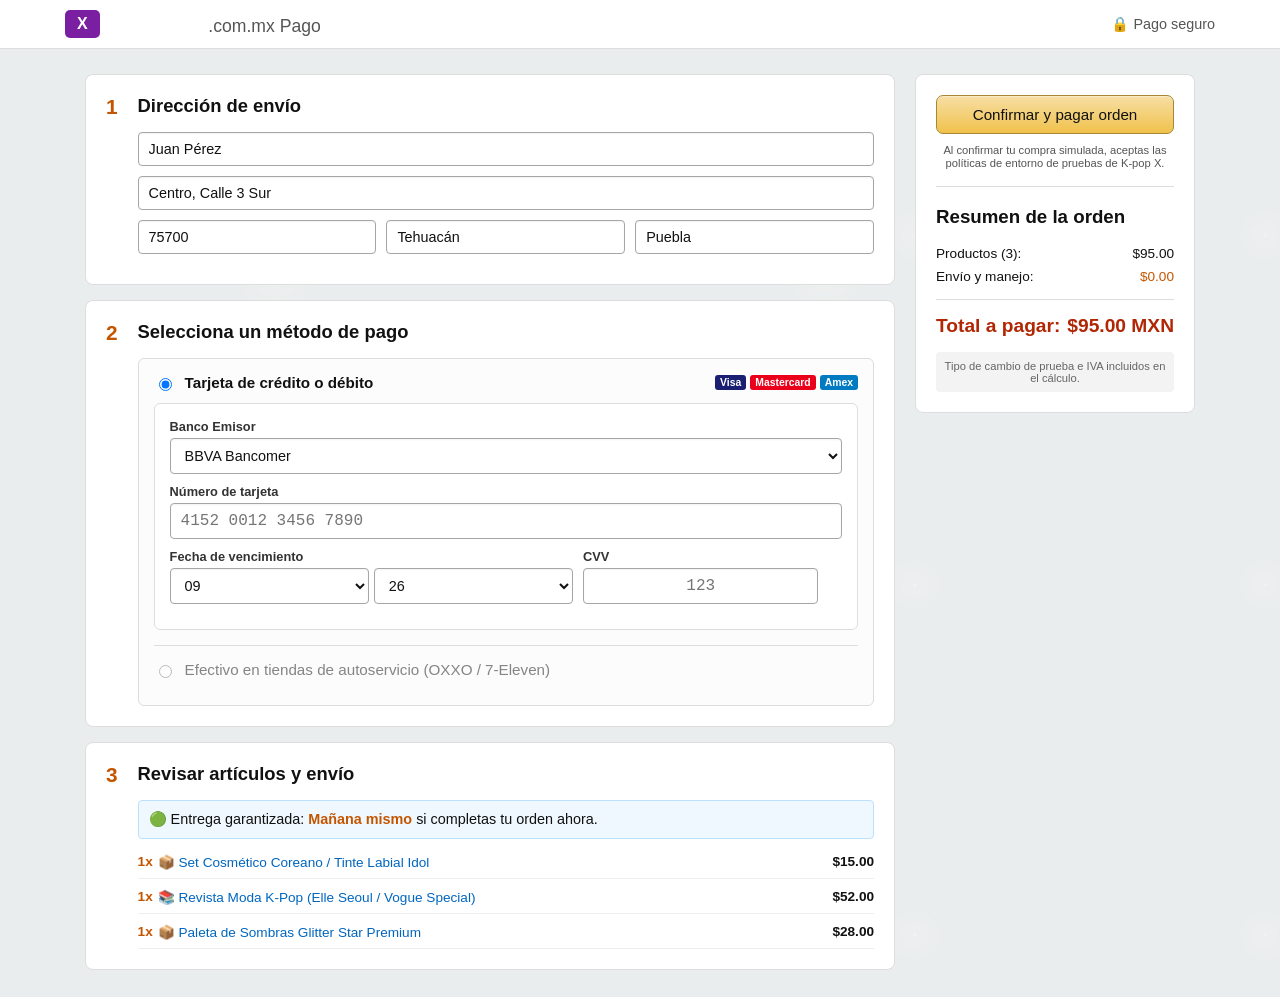
<file: carrito.html>
<!DOCTYPE html>
<html lang="es">
<head>
    <meta charset="UTF-8">
    <meta name="viewport" content="width=device-width, initial-scale=1.0">
    <title>Amazon Checkout Simulator - K-pop X</title>
    <link rel="stylesheet" href="css/estilo.css">
    <link rel="stylesheet" href="css/boton.css">
    <link rel="stylesheet" href="css/facebook.css">
    <link rel="stylesheet" href="css/instagram.css">
</head>
<body class="amazon-bg">

    <!-- Navbar de Control Simplificada (Estilo Checkout de Amazon) -->
    <nav class="amz-nav">
        <div class="amz-nav-container">
            <div class="logo-section">
                <div class="logo-x">X</div>
                <span class="brand-name">K-pop X <span class="checkout-badge">.com.mx Pago</span></span>
            </div>
            <div class="secure-lock">🔒 Pago seguro</div>
        </div>
    </nav>

    <!-- Contenedor Principal (Distribución Amazon: 2 Columnas) -->
    <div class="amz-checkout-layout">
        
        <!-- COLUMNA IZQUIERDA: PASOS DE COMPRA -->
        <div class="amz-main-column">
            
            <!-- PASO 1: DIRECCIÓN DE ENVÍO -->
            <div class="amz-step-card">
                <div class="step-number">1</div>
                <div class="step-content">
                    <h3>Dirección de envío</h3>
                    <div class="step-inputs">
                        <input type="text" placeholder="Nombre completo" value="Juan Pérez" class="amz-input" required>
                        <input type="text" placeholder="Calle y número, colonia" value="Centro, Calle 3 Sur" class="amz-input" required>
                        <div class="input-row">
                            <input type="text" placeholder="Código Postal" value="75700" class="amz-input">
                            <input type="text" placeholder="Ciudad" value="Tehuacán" class="amz-input" readonly>
                            <input type="text" placeholder="Estado" value="Puebla" class="amz-input" readonly>
                        </div>
                    </div>
                </div>
            </div>

            <!-- PASO 2: MÉTODO DE PAGO REALISTA -->
            <div class="amz-step-card">
                <div class="step-number">2</div>
                <div class="step-content">
                    <h3>Selecciona un método de pago</h3>
                    
                    <div class="payment-method-box">
                        <!-- Opción Tarjeta -->
                        <div class="payment-option">
                            <input type="radio" id="pay-card" name="payment-method" checked>
                            <label for="pay-card" class="payment-label">
                                <strong>Tarjeta de crédito o débito</strong>
                                <div class="card-icons">
                                    <span class="badge-visa">Visa</span>
                                    <span class="badge-master">Mastercard</span>
                                    <span class="badge-amex">Amex</span>
                                </div>
                            </label>
                        </div>

                        <!-- Campos dinámicos de la tarjeta -->
                        <div class="card-fields-container">
                            <div class="input-group">
                                <label class="field-title">Banco Emisor</label>
                                <select class="amz-select" required>
                                    <option value="bbva">BBVA Bancomer</option>
                                    <option value="banamex">Citibanamex</option>
                                    <option value="santander">Santander Serfín</option>
                                    <option value="kawaii">K-Pop Bank International</option>
                                </select>
                            </div>

                            <div class="input-group">
                                <label class="field-title">Número de tarjeta</label>
                                <input type="text" placeholder="4152 0012 3456 7890" class="amz-input font-mono" maxlength="19" required>
                            </div>

                            <div class="input-row">
                                <div class="input-group" style="width: 60%;">
                                    <label class="field-title">Fecha de vencimiento</label>
                                    <div class="expiry-inputs">
                                        <select class="amz-select short">
                                            <option>01</option><option>05</option><option selected>09</option><option>12</option>
                                        </select>
                                        <select class="amz-select short">
                                            <option>26</option><option>27</option><option>28</option><option>30</option>
                                        </select>
                                    </div>
                                </div>
                                <div class="input-group" style="width: 35%;">
                                    <label class="field-title">CVV</label>
                                    <input type="password" placeholder="123" class="amz-input font-mono text-center" maxlength="3" required>
                                </div>
                            </div>
                        </div>

                        <hr class="amz-divider">

                        <!-- Opción Efectivo / OXXO alternativa simulada -->
                        <div class="payment-option opt-disabled">
                            <input type="radio" id="pay-cash" name="payment-method">
                            <label for="pay-cash" class="payment-label">
                                <span>Efectivo en tiendas de autoservicio (OXXO / 7-Eleven)</span>
                            </label>
                        </div>
                    </div>
                </div>
            </div>

            <!-- PASO 3: REVISIÓN DE ARTÍCULOS (Une Productos y Revistas) -->
            <div class="amz-step-card">
                <div class="step-number">3</div>
                <div class="step-content">
                    <h3>Revisar artículos y envío</h3>
                    <div class="delivery-estimate-box">
                        🟢 Entrega garantizada: <strong style="color: #c45500;">Mañana mismo</strong> si completas tu orden ahora.
                    </div>
                    
                    <!-- Lista de control de inventario de tu negocio -->
                    <div class="review-items-list">
                        <div class="review-item-row">
                            <span class="item-qty">1x</span>
                            <span class="item-desc">📦 Set Cosmético Coreano / Tinte Labial Idol</span>
                            <span class="item-price">$15.00</span>
                        </div>
                        <div class="review-item-row">
                            <span class="item-qty">1x</span>
                            <span class="item-desc">📚 Revista Moda K-Pop (Elle Seoul / Vogue Special)</span>
                            <span class="item-price">$52.00</span>
                        </div>
                        <div class="review-item-row">
                            <span class="item-qty">1x</span>
                            <span class="item-desc">📦 Paleta de Sombras Glitter Star Premium</span>
                            <span class="item-price">$28.00</span>
                        </div>
                    </div>
                </div>
            </div>

        </div>

        <!-- COLUMNA DERECHA: CAJA RESUMEN FLOTANTE (COMPRAR ORIGINAL) -->
        <div class="amz-sidebar-column">
            <div class="amz-sticky-summary-card">
                
                <form action="#" method="POST">
                    <!-- Botón de Acción Principal de Amazon -->
                    <button type="submit" class="amz-primary-btn">Confirmar y pagar orden</button>
                    <p class="amz-disclaimer">Al confirmar tu compra simulada, aceptas las políticas de entorno de pruebas de K-pop X.</p>
                    
                    <hr class="amz-divider">
                    
                    <h3>Resumen de la orden</h3>
                    
                    <div class="summary-line">
                        <span>Productos (3):</span>
                        <span>$95.00</span>
                    </div>
                    <div class="summary-line">
                        <span>Envío y manejo:</span>
                        <span style="color: #c45500;">$0.00</span>
                    </div>
                    
                    <hr class="amz-divider">
                    
                    <div class="summary-line total-line">
                        <span>Total a pagar:</span>
                        <span>$95.00 MXN</span>
                    </div>

                    <div class="summary-footer-badge">
                        <span>Tipo de cambio de prueba e IVA incluidos en el cálculo.</span>
                    </div>
                </form>

            </div>
        </div>

    </div>

</body>
</html>
</file>
<file: css/estilo.css>
:root {
    --bg-night: #0a0015;
    --card-night: #1a0033;
    --purple-vibrant: #7b1fa2;
    --text-light: #e1bee7;
    --kawaii-pink: #ff80ab; /* Color acento kawaii */
    --white: #ffffff;
}

/* --- FONDO DE ESTRELLAS EN LAS ORILLAS (Sin Cambios) --- */
body {
    background-color: var(--bg-night);
    background-image: 
        radial-gradient(white, rgba(255,255,255,.2) 2px, transparent 40px),
        radial-gradient(white, rgba(255,255,255,.15) 1px, transparent 30px);
    background-size: 550px 550px, 350px 350px;
    background-position: 0 0, 40px 60px;
    margin: 0;
    padding: 0;
    font-family: 'Segoe UI', Roboto, sans-serif;
    color: var(--text-light);
}

/* El main-wrapper centra el contenido. SE HA HECHO MÁS ANCHO */
.main-wrapper {
    max-width: 1400px; /* Ancho aumentado */
    margin: 0 auto;
    background-color: var(--bg-night); /* Tapa las estrellas en el centro */
    box-shadow: 0 0 100px rgba(123, 31, 162, 0.4);
}

/* --- NAVEGACIÓN IZQUIERDA --- */
nav {
    background-color: #000;
    border-bottom: 2px solid var(--purple-vibrant);
    padding: 1rem 5%;
    position: sticky; top: 0; z-index: 1000;
}
.menu-container { display: flex; align-items: center; justify-content: flex-start; }
.logo-section { display: flex; align-items: center; gap: 10px; margin-right: 30px; }
.logo-x { background: var(--purple-vibrant); color: white; padding: 5px 12px; border-radius: 5px; font-weight: 900; }
.brand-name { font-weight: bold; font-size: 1.5rem; color: white; }

.nav-links { display: flex; list-style: none; gap: 20px; width: 60%; } /* Ancho para ChatBot */
.nav-links a { color: var(--text-light); text-decoration: none; font-size: 0.85rem; transition: 0.3s; white-space: nowrap;}
.nav-links a:hover { color: var(--kawaii-pink); text-shadow: 0 0 10px var(--kawaii-pink); }

/* Botón Hamburguesa */
.menu-checkbox { display: none; }
.menu-button { display: none; flex-direction: column; gap: 5px; cursor: pointer; }
.menu-button span { width: 25px; height: 3px; background: white; }

/* --- CARRUSEL CONTINUO (Imágenes Kawaii/Idol) --- */
.section-title { text-align: center; padding: 40px 0 20px; font-size: 2rem; color: white; text-transform: uppercase; letter-spacing: 2px; }
.infinite-carousel { background: #000; overflow: hidden; padding: 20px 0; border-top: 1px solid #333; }
.carousel-track { display: flex; width: calc(300px * 11); animation: scrollInfinite 35s linear infinite; }
.carousel-item { width: 280px; margin: 0 10px; flex-shrink: 0; position: relative; border-radius: 10px; overflow: hidden; }
.carousel-item img { width: 100%; height: 350px; object-fit: cover; opacity: 0.9; } /* Más opacidad para ver bien Kawaii */
.overlay-info { position: absolute; bottom: 0; background: rgba(0,0,0,0.8); color: white; width: 100%; padding: 10px; font-size: 0.8rem; text-align: center; }

@keyframes scrollInfinite { 0% { transform: translateX(0); } 100% { transform: translateX(calc(-300px * 10)); } }

/* --- NOSOTROS --- */
.nosotros-container { display: flex; padding: 60px 5%; gap: 40px; align-items: center; background: #0f001f; }
.video-side { flex: 1.3; }
.video-side iframe { width: 100%; aspect-ratio: 16/9; border-radius: 15px; border: 3px solid var(--purple-vibrant); box-shadow: 0 0 20px rgba(123, 31, 162, 0.5); }
.info-side { flex: 1; }
.info-side h2 { color: white; font-size: 2.2rem; margin-bottom: 20px; }
.info-side p { line-height: 1.7; font-size: 1rem; margin-bottom: 15px; color: var(--text-light); }

.divider { border: 0; height: 3px; background: white; margin: 20px 5%; border-radius: 10px; }

/* --- GRID 4 POR FILA --- */
.grid-layout {
    display: grid;
    grid-template-columns: repeat(4, 1fr);
    gap: 25px;
    padding: 20px 5% 60px;
}
.card {
    background: var(--card-night);
    border-radius: 15px;
    overflow: hidden;
    position: relative;
    border: 1px solid #331a4d;
    transition: 0.3s;
}
.card:hover { transform: scale(1.03); box-shadow: 0 0 25px rgba(255, 128, 171, 0.5); border-color: var(--kawaii-pink); }
.c-img { width: 100%; height: 220px; object-fit: cover; border-bottom: 2px solid var(--purple-vibrant); }
.c-body { padding: 15px; }
.c-body h3 { font-size: 1.1rem; color: white; margin-bottom: 10px; }
.c-body p { font-size: 0.85rem; line-height: 1.4; color: #b39ddb; margin-bottom: 15px; }
.price { font-weight: bold; color: var(--white); font-size: 1.3rem; }
.fav { position: absolute; top: 15px; right: 15px; color: var(--kawaii-pink); font-size: 1.5rem; cursor: pointer; transition: 0.3s; }
.fav:hover { color: #ff4081; transform: scale(1.2); }

/* --- FOOTER CON MAPA --- */
footer { background: #000; padding: 40px 5%; border-top: 2px solid var(--purple-vibrant); }
.footer-container { display: flex; justify-content: space-between; align-items: center; gap: 30px; }
.footer-info { flex: 1; text-align: left; color: var(--text-light); }
.footer-info p { margin-bottom: 10px; font-size: 0.9rem; }

.footer-map { flex: 1; max-width: 400px; height: 150px; background: var(--card-night); border-radius: 10px; border: 2px solid var(--purple-vibrant); overflow: hidden; display: flex; align-items: center; justify-content: center; }
.map-placeholder { text-align: center; color: var(--text-light); }
.map-placeholder p:first-child { font-weight: bold; color: white; font-size: 1.1rem; margin-bottom: 5px; }
.map-placeholder p { font-size: 0.8rem; margin: 0; }

/* --- RESPONSIVO --- */
@media (max-width: 1024px) {
    .grid-layout { grid-template-columns: repeat(2, 1fr); }
    .footer-container { flex-direction: column; text-align: center; }
    .footer-info { text-align: center; }
    .footer-map { max-width: 100%; width: 100%; }
}
@media (max-width: 768px) {
    .menu-button { display: flex; flex-direction: column; gap: 5px; cursor: pointer; margin-left: auto; }
    .menu-button span { width: 25px; height: 3px; background: white; }
    .nav-links {
        display: none; flex-direction: column; position: absolute;
        top: 60px; left: 0; width: 100%; background: #000; padding: 20px;
    }
    .menu-checkbox:checked ~ .nav-links { display: flex; }
    .grid-layout { grid-template-columns: 1fr; }
    .nosotros-container { flex-direction: column; }
    .main-wrapper { margin: 0; width: 100%; }
    .carousel-item { width: 250px; }
    .carousel-item img { height: 250px; }
}

/* ==========================================
   ESTILOS BASE DE LA PÁGINA PRINCIPAL (OSCURA)
   ========================================== */
body {
    background-color: #0b001a;
    background-image: 
        radial-gradient(white, rgba(255,255,255,.2) 2px, transparent 40px),
        radial-gradient(white, rgba(255,255,255,.15) 1px, transparent 30px);
    background-size: 550px 550px, 350px 350px;
    background-position: 0 0, 40px 60px;
    color: #ffffff;
    font-family: 'Poppins', sans-serif;
    margin: 0;
}

/* Botón de Menú de Ventana */
.menu-window-btn {
    background: #4a00e0;
    color: white;
    padding: 8px 16px;
    text-decoration: none;
    border-radius: 20px;
    font-weight: bold;
    font-size: 14px;
    transition: 0.3s;
}
.menu-window-btn:hover {
    background: #8e2de2;
    box-shadow: 0 0 10px #8e2de2;
}

/* ==========================================
   ESTILOS PARA LAS NUEVAS VENTANAS INDEPENDIENTES
   ========================================== */
.light-window {
    background: #fdf8ff; /* Fondo claro Kawaii */
    color: #333333;
    padding: 20px;
}

.sub-container {
    max-width: 1200px;
    margin: 0 auto;
}

.window-header {
    text-align: center;
    padding: 20px 0;
    border-bottom: 3px dashed #b39ddb;
    margin-bottom: 30px;
}

.window-header h1 {
    color: #4a00e0;
    margin: 0;
}

/* Rejilla exacta de 4 columnas */
.grid-4-columns {
    display: grid;
    grid-template-columns: repeat(4, 1fr);
    gap: 20px;
}

/* Forzar tarjetas claras en ventanas limpias */
.light-window .card {
    background: white;
    border: 2px solid #e1bee7;
    border-radius: 12px;
    overflow: hidden;
    color: #333;
    box-shadow: 0 4px 6px rgba(0,0,0,0.05);
}

.light-window .card h3 {
    color: #6a1b9a;
    margin: 10px 0 5px 0;
}

.light-window .price {
    color: #e91e63;
    font-weight: bold;
    font-size: 18px;
}

/* Estilos de la ventana de Carrito de compras */
.checkout-container {
    max-width: 500px;
    margin: 40px auto;
    background: white;
    padding: 30px;
    border-radius: 16px;
    border: 2px solid #b39ddb;
    box-shadow: 0 10px 25px rgba(106, 27, 154, 0.1);
}

.cart-summary {
    background: #f3e5f5;
    padding: 15px;
    border-radius: 8px;
    margin-bottom: 20px;
}

.payment-form h3 {
    border-bottom: 2px solid #e1bee7;
    padding-bottom: 5px;
    color: #4a00e0;
}

.payment-form label {
    display: block;
    margin: 10px 0 5px;
    font-size: 14px;
    font-weight: bold;
}

.payment-form input {
    width: 100%;
    padding: 10px;
    border: 1px solid #ce93d8;
    border-radius: 6px;
    box-sizing: border-box;
}

.form-row {
    display: grid;
    grid-template-columns: 1fr 1fr;
    gap: 10px;
}

.pay-btn {
    width: 100%;
    background: #6a1b9a;
    color: white;
    border: none;
    padding: 14px;
    font-weight: bold;
    border-radius: 8px;
    margin-top: 20px;
    cursor: pointer;
    transition: 0.3s;
}

.pay-btn:hover {
    background: #4a00e0;
}

/* Ventana de Menú Dedicada */
.menu-window-body {
    background: #1a0033;
    display: flex;
    justify-content: center;
    align-items: center;
    height: 100vh;
}

.menu-window-content {
    background: white;
    padding: 40px;
    border-radius: 20px;
    text-align: center;
    border: 4px solid #8e2de2;
    box-shadow: 0 0 30px rgba(142, 45, 226, 0.5);
}

.menu-window-content h2 {
    color: #333;
    margin-bottom: 30px;
}

.menu-window-content ul {
    list-style: none;
    padding: 0;
}

.menu-window-content li {
    margin: 15px 0;
}

.menu-window-content a {
    color: #4a00e0;
    text-decoration: none;
    font-size: 20px;
    font-weight: bold;
    transition: 0.2s;
}

.menu-window-content a:hover {
    color: #e91e63;
}






/* ==========================================================================
   SISTEMA DE CARRITO Y PAGOS SIN JAVASCRIPT
   ========================================================================== */

/* Esconder Checkboxes */
.cart-tracker, .modal-checkbox {
    display: none;
}

/* Botón "Añadir" en las Tarjetas */
.buy-btn {
    display: inline-block;
    background: #7b1fa2; /* Morado neón */
    color: #fff;
    padding: 6px 14px;
    border-radius: 20px;
    font-size: 0.8rem;
    cursor: pointer;
    margin-top: 10px;
    font-weight: bold;
    transition: 0.3s ease;
}
.buy-btn:hover {
    background: #ff4081; /* Rosa Kawaii */
    box-shadow: 0 0 10px #ff4081;
}

/* Enlace del carrito en el menú superior */
.nav-cart-btn {
    color: #fff;
    font-size: 0.9rem;
    cursor: pointer;
    transition: 0.3s;
}
.nav-cart-btn:hover {
    color: #ff4081;
    text-shadow: 0 0 8px #ff4081;
}

/* Fondos y Estructuras de las Ventanas Modales */
.cart-overlay, .checkout-overlay {
    position: fixed;
    top: 0; left: 0; width: 100%; height: 100%;
    background: rgba(10, 0, 21, 0.9);
    backdrop-filter: blur(8px);
    z-index: 5000;
    display: flex;
    align-items: center;
    justify-content: center;
    opacity: 0;
    pointer-events: none;
    transition: opacity 0.3s ease;
}

.cart-window, .checkout-success-window {
    background: #1a0933; /* Fondo oscuro Midnight */
    border: 2px solid #ff4081;
    border-radius: 20px;
    padding: 30px;
    width: 90%;
    max-width: 480px;
    color: #fff;
    position: relative;
    box-shadow: 0 0 30px rgba(255, 64, 129, 0.3);
}

.cart-window h2, .checkout-success-window h2 {
    margin-top: 0;
    text-align: center;
    font-size: 1.5rem;
}

.cart-subtitle {
    text-align: center;
    font-size: 0.8rem;
    color: #b39ddb;
    margin-bottom: 20px;
}

/* Botón de Cierre (X) */
.modal-close-btn {
    position: absolute;
    top: 15px;
    right: 20px;
    font-size: 2rem;
    color: #fff;
    cursor: pointer;
    transition: 0.2s;
}
.modal-close-btn:hover { color: #ff4081; }

/* Lista de Elementos en el Carrito */
.cart-item {
    display: none; /* Ocultos por defecto */
    justify-content: space-between;
    padding: 10px 0;
    border-bottom: 1px dashed #4a148c;
    font-size: 0.95rem;
}

.cart-empty-message {
    text-align: center;
    color: #b39ddb;
    padding: 20px 0;
    font-style: italic;
}

.cart-hr {
    border: none;
    border-top: 1px solid #ff4081;
    margin: 20px 0;
}

/* Botón para abrir Ventana de Éxito */
.checkout-btn {
    display: block;
    background: #00e676; /* Verde de éxito */
    color: #000;
    text-align: center;
    padding: 12px;
    border-radius: 10px;
    font-weight: bold;
    cursor: pointer;
    box-shadow: 0 0 15px #00e676;
    transition: 0.3s;
}
.checkout-btn:hover { background: #fff; box-shadow: 0 0 25px #fff; }

/* ==========================================================================
   LÓGICA CSS INTERACTIVA (La magia de los hermanos generalizados ~)
   ========================================================================== */

/* 1. Mostrar la Ventana del Carrito al hacer clic en el menú */
#cart-modal-toggle:checked ~ .cart-overlay {
    opacity: 1;
    pointer-events: auto;
}

/* 2. Mostrar cada elemento si su checkbox respectivo fue activado */
#add-p1:checked ~ .cart-overlay .item-1 { display: flex; }
#add-p2:checked ~ .cart-overlay .item-2 { display: flex; }
#add-p3:checked ~ .cart-overlay .item-3 { display: flex; }
#add-p4:checked ~ .cart-overlay .item-4 { display: flex; }
#add-p5:checked ~ .cart-overlay .item-5 { display: flex; }
#add-p6:checked ~ .cart-overlay .item-6 { display: flex; }
#add-p7:checked ~ .cart-overlay .item-7 { display: flex; }
#add-p8:checked ~ .cart-overlay .item-8 { display: flex; }
#add-p9:checked ~ .cart-overlay .item-9 { display: flex; }
#add-p10:checked ~ .cart-overlay .item-10 { display: flex; }
#add-p11:checked ~ .cart-overlay .item-11 { display: flex; }
#add-p12:checked ~ .cart-overlay .item-12 { display: flex; }
#add-p13:checked ~ .cart-overlay .item-13 { display: flex; }
#add-p14:checked ~ .cart-overlay .item-14 { display: flex; }
#add-p15:checked ~ .cart-overlay .item-15 { display: flex; }
#add-p16:checked ~ .cart-overlay .item-16 { display: flex; }

/* 3. Esconder el aviso de carrito vacío si se activa AL MENOS un producto */
#add-p1:checked ~ .cart-overlay .cart-empty-message,
#add-p2:checked ~ .cart-overlay .cart-empty-message,
#add-p3:checked ~ .cart-overlay .cart-empty-message,
#add-p4:checked ~ .cart-overlay .cart-empty-message,
#add-p5:checked ~ .cart-overlay .cart-empty-message,
#add-p6:checked ~ .cart-overlay .cart-empty-message,
#add-p7:checked ~ .cart-overlay .cart-empty-message,
#add-p8:checked ~ .cart-overlay .cart-empty-message,
#add-p9:checked ~ .cart-overlay .cart-empty-message,
#add-p10:checked ~ .cart-overlay .cart-empty-message,
#add-p11:checked ~ .cart-overlay .cart-empty-message,
#add-p12:checked ~ .cart-overlay .cart-empty-message,
#add-p13:checked ~ .cart-overlay .cart-empty-message,
#add-p14:checked ~ .cart-overlay .cart-empty-message,
#add-p15:checked ~ .cart-overlay .cart-empty-message,
#add-p16:checked ~ .cart-overlay .cart-empty-message {
    display: none;
}

/* 4. Mostrar Ventana de Pago Exitoso */
#checkout-toggle:checked ~ .checkout-overlay {
    opacity: 1;
    pointer-events: auto;
}










/* ==========================================================================
   ENLACE INTERACTIVO ESPECÍFICO PARA LAS 16 REVISTAS (~ SELECCIÓN CON CSS)
   ========================================================================== */

#add-m1:checked ~ .cart-overlay .item-1 { display: flex; }
#add-m2:checked ~ .cart-overlay .item-2 { display: flex; }
#add-m3:checked ~ .cart-overlay .item-3 { display: flex; }
#add-m4:checked ~ .cart-overlay .item-4 { display: flex; }
#add-m5:checked ~ .cart-overlay .item-5 { display: flex; }
#add-m6:checked ~ .cart-overlay .item-6 { display: flex; }
#add-m7:checked ~ .cart-overlay .item-7 { display: flex; }
#add-m8:checked ~ .cart-overlay .item-8 { display: flex; }
#add-m9:checked ~ .cart-overlay .item-9 { display: flex; }
#add-m10:checked ~ .cart-overlay .item-10 { display: flex; }
#add-m11:checked ~ .cart-overlay .item-11 { display: flex; }
#add-m12:checked ~ .cart-overlay .item-12 { display: flex; }
#add-m13:checked ~ .cart-overlay .item-13 { display: flex; }
#add-m14:checked ~ .cart-overlay .item-14 { display: flex; }
#add-m15:checked ~ .cart-overlay .item-15 { display: flex; }
#add-m16:checked ~ .cart-overlay .item-16 { display: flex; }

/* Ocultar el aviso de carrito vacío si al menos una revista fue seleccionada */
#add-m1:checked ~ .cart-overlay .cart-empty-message,
#add-m2:checked ~ .cart-overlay .cart-empty-message,
#add-m3:checked ~ .cart-overlay .cart-empty-message,
#add-m4:checked ~ .cart-overlay .cart-empty-message,
#add-m5:checked ~ .cart-overlay .cart-empty-message,
#add-m6:checked ~ .cart-overlay .cart-empty-message,
#add-m7:checked ~ .cart-overlay .cart-empty-message,
#add-m8:checked ~ .cart-overlay .cart-empty-message,
#add-m9:checked ~ .cart-overlay .cart-empty-message,
#add-m10:checked ~ .cart-overlay .cart-empty-message,
#add-m11:checked ~ .cart-overlay .cart-empty-message,
#add-m12:checked ~ .cart-overlay .cart-empty-message,
#add-m13:checked ~ .cart-overlay .cart-empty-message,
#add-m14:checked ~ .cart-overlay .cart-empty-message,
#add-m15:checked ~ .cart-overlay .cart-empty-message,
#add-m16:checked ~ .cart-overlay .cart-empty-message {
    display: none;
}













/* ==========================================================================
   INTERFAZ PROFESIONAL DE PAGO - ESTILO AMAZON CHECKOUT
   ========================================================================== */

.amazon-bg {
    background-color: #eaeded !important;
    font-family: "Segoe UI", Arial, sans-serif;
    color: #111;
    margin: 0;
    padding: 0;
}

/* Navbar Minimalista */
.amz-nav {
    background: #fff;
    border-bottom: 1px solid #ddd;
    padding: 10px 0;
}

.amz-nav-container {
    max-width: 1150px;
    margin: 0 auto;
    display: flex;
    justify-content: space-between;
    align-items: center;
    padding: 0 20px;
}

.checkout-badge {
    font-size: 1.1rem;
    color: #555;
    font-weight: normal;
}

.secure-lock {
    color: #555;
    font-size: 0.9rem;
}

/* Layout en Dos Columnas */
.amz-checkout-layout {
    max-width: 1150px;
    margin: 25px auto;
    display: flex;
    gap: 20px;
    padding: 0 20px;
    box-sizing: border-box;
}

.amz-main-column {
    flex: 3;
    display: flex;
    flex-direction: column;
    gap: 15px;
}

.amz-sidebar-column {
    flex: 1;
    min-width: 290px;
}

/* Tarjetas de Pasos */
.amz-step-card {
    background: #fff;
    border-radius: 8px;
    padding: 20px;
    border: 1px solid #ddd;
    display: flex;
    gap: 20px;
}

.step-number {
    font-size: 1.3rem;
    font-weight: bold;
    color: #c45500;
}

.step-content {
    width: 100%;
}

.step-content h3 {
    margin: 0 0 15px 0;
    font-size: 1.15rem;
    color: #111;
}

/* Campos de entrada Amazon */
.amz-input, .amz-select {
    width: 100%;
    padding: 8px 10px;
    border: 1px solid #a6a6a6;
    border-radius: 4px;
    background: #fff;
    color: #111;
    font-size: 0.9rem;
    margin-bottom: 10px;
    box-sizing: border-box;
    box-shadow: 0 1px 2px rgba(0,0,0,0.05) inset;
}

.amz-input:focus, .amz-select:focus {
    outline: none;
    border-color: #e77600;
    box-shadow: 0 0 3px rgba(231, 118, 0, 0.5);
}

.input-row {
    display: flex;
    gap: 10px;
}

/* Métodos de Pago y Tarjeta Realista */
.payment-method-box {
    border: 1px solid #ddd;
    border-radius: 6px;
    padding: 15px;
    background: #fcfcfc;
}

.payment-option {
    display: flex;
    align-items: center;
    gap: 10px;
    margin-bottom: 12px;
}

.payment-label {
    display: flex;
    justify-content: space-between;
    width: 100%;
    align-items: center;
    cursor: pointer;
    font-size: 0.95rem;
}

.card-icons {
    display: flex;
    gap: 4px;
}

.card-icons span {
    font-size: 0.65rem;
    font-weight: bold;
    padding: 2px 5px;
    border-radius: 3px;
    color: #fff;
}
.badge-visa { background: #1a1f71; }
.badge-master { background: #ea001b; }
.badge-amex { background: #007bc1; }

.card-fields-container {
    background: #fff;
    border: 1px solid #ddd;
    padding: 15px;
    border-radius: 6px;
    margin-top: 10px;
}

.field-title {
    display: block;
    font-size: 0.8rem;
    font-weight: bold;
    margin-bottom: 4px;
    color: #333;
}

.expiry-inputs {
    display: flex;
    gap: 5px;
}

/* Desglose de Artículos del Paso 3 */
.delivery-estimate-box {
    background: #f0f8ff;
    border: 1px solid #bce1ff;
    padding: 10px;
    border-radius: 4px;
    font-size: 0.9rem;
    margin-bottom: 15px;
}

.review-items-list {
    display: flex;
    flex-direction: column;
    gap: 10px;
}

.review-item-row {
    display: flex;
    justify-content: space-between;
    font-size: 0.85rem;
    border-bottom: 1px solid #eee;
    padding-bottom: 8px;
}

.item-qty { font-weight: bold; color: #c45500; margin-right: 5px; }
.item-desc { flex-grow: 2; color: #0066c0; }
.item-price { font-weight: bold; }

/* Barra Lateral Estilo Caja de Amazon */
.amz-sticky-summary-card {
    background: #fff;
    border: 1px solid #ddd;
    border-radius: 8px;
    padding: 20px;
    position: sticky;
    top: 20px;
}

/* Botón de Compra Corporativo Amarillo */
.amz-primary-btn {
    width: 100%;
    background: linear-gradient(to bottom, #f7dfa5, #f0c14b);
    border: 1px solid #a88734;
    color: #111;
    padding: 10px;
    border-radius: 7px;
    font-size: 0.95rem;
    cursor: pointer;
    font-weight: 500;
    box-shadow: 0 1px 0 rgba(255,255,255,0.4) inset;
}

.amz-primary-btn:hover {
    background: linear-gradient(to bottom, #f5d78e, #eeb933);
    border-color: #846a29;
}

.amz-disclaimer {
    font-size: 0.7rem;
    color: #555;
    text-align: center;
    margin-top: 10px;
    line-height: 1.2;
}

.amz-divider {
    border: 0;
    border-top: 1px solid #ddd;
    margin: 15px 0;
}

.summary-line {
    display: flex;
    justify-content: space-between;
    font-size: 0.85rem;
    margin-bottom: 8px;
}

.total-line {
    font-size: 1.2rem;
    font-weight: bold;
    color: #b12704; /* Color rojo de precios Amazon */
}

.summary-footer-badge {
    background: #f3f3f3;
    padding: 8px;
    font-size: 0.7rem;
    color: #666;
    text-align: center;
    border-radius: 4px;
    margin-top: 15px;
}

/* Clases Utilitarias */
.font-mono { font-family: monospace; font-size: 1rem !important; }
.text-center { text-align: center; }
.opt-disabled { opacity: 0.5; cursor: not-allowed; }











/* ==========================================================================
   INTERFAZ PROFESIONAL AMAZON CHECKOUT INTEGRADA (FLOTANTE)
   ========================================================================== */

/* Capa de fondo oscuro transparente */
.cart-overlay {
    position: fixed;
    top: 0; left: 0; width: 100%; height: 100%;
    background: rgba(0, 0, 0, 0.7);
    z-index: 9999;
    display: none;
    overflow-y: auto;
    padding: 20px 0;
    box-sizing: border-box;
}

/* Abrir la ventana de Amazon al presionar el botón Carrito */
#cart-modal-toggle:checked ~ .cart-overlay {
    display: block;
}

.amz-checkout-window {
    max-width: 1100px;
    margin: 20px auto;
    background: #eaeded;
    color: #111;
    border-radius: 8px;
    font-family: "Segoe UI", Arial, sans-serif;
    box-shadow: 0 4px 25px rgba(0,0,0,0.5);
    overflow: hidden;
}

/* Barra de Control de la Ventana */
.amz-window-nav {
    background: #fff;
    padding: 12px 20px;
    border-bottom: 1px solid #ddd;
    display: flex;
    justify-content: space-between;
    align-items: center;
    font-weight: bold;
    color: #555;
}

.amz-close-btn {
    font-size: 1.8rem;
    cursor: pointer;
    color: #111;
    line-height: 1;
}

/* Rejilla de Dos Columnas */
.amz-layout-grid {
    display: flex;
    gap: 20px;
    padding: 20px;
    flex-wrap: wrap;
}

.amz-steps-column { flex: 3; min-width: 320px; display: flex; flex-direction: column; gap: 15px; }
.amz-sidebar-column { flex: 1; min-width: 280px; }

/* Bloques de Pasos */
.amz-step-block {
    background: #fff;
    border: 1px solid #ddd;
    border-radius: 8px;
    padding: 20px;
    display: flex;
    gap: 15px;
}

.amz-num { font-size: 1.4rem; font-weight: bold; color: #c45500; }
.amz-block-content { width: 100%; }
.amz-block-content h3 { margin: 0 0 15px 0; font-size: 1.2rem; }

/* Entradas de Formulario */
.amz-field, .amz-select-field {
    width: 100%;
    padding: 8px 10px;
    border: 1px solid #a6a6a6;
    border-radius: 4px;
    background: #fff;
    color: #111;
    font-size: 0.9rem;
    margin-bottom: 10px;
    box-sizing: border-box;
}

.amz-field-row { display: flex; gap: 10px; }

/* Pasarela Bancaria Realista */
.amz-payment-container { border: 1px solid #ddd; border-radius: 6px; padding: 15px; background: #fcfcfc; }
.amz-radio-line { display: flex; align-items: center; gap: 10px; margin-bottom: 15px; }
.amz-card-badges { display: flex; gap: 4px; margin-left: auto; }
.amz-card-badges span { font-size: 0.65rem; color: #fff; padding: 2px 5px; border-radius: 3px; font-weight: bold; }
.b-visa { background: #1a1f71; }
.b-master { background: #ea001b; }
.b-amex { background: #007bc1; }
.amz-card-subform { background: #fff; border: 1px solid #ddd; padding: 15px; border-radius: 6px; }
.amz-lbl { display: block; font-size: 0.8rem; font-weight: bold; margin-bottom: 4px; }

/* Revisión de ítems */
.amz-delivery-status { background: #f0f8ff; border: 1px solid #bce1ff; padding: 10px; border-radius: 4px; font-size: 0.85rem; }
.amz-items-receipt-list { display: flex; flex-direction: column; gap: 8px; margin-top: 10px; }
.amz-item-row { display: none; justify-content: space-between; font-size: 0.85rem; border-bottom: 1px solid #eee; padding-bottom: 6px; }
.amz-item-row span { color: #c45500; font-weight: bold; }
.amz-item-row p { flex-grow: 2; margin: 0 0 0 10px; color: #0066c0; }
.amz-fallback-empty { color: #555; font-size: 0.9rem; padding: 10px 0; }

/* Caja Lateral de Totales */
.amz-sticky-box { background: #fff; border: 1px solid #ddd; border-radius: 8px; padding: 20px; position: sticky; top: 20px; }
.amz-btn-primary {
    display: block; text-align: center; width: 100%;
    background: linear-gradient(to bottom, #f7dfa5, #f0c14b);
    border: 1px solid #a88734; color: #111; padding: 10px 0;
    border-radius: 7px; font-size: 0.95rem; cursor: pointer; font-weight: 500;
}
.amz-btn-primary:hover { background: linear-gradient(to bottom, #f5d78e, #eeb933); }
.amz-legal { font-size: 0.7rem; color: #555; text-align: center; margin-top: 8px; }
.amz-hr { border: 0; border-top: 1px solid #ddd; margin: 12px 0; }
.amz-calc-line { display: flex; justify-content: space-between; font-size: 0.85rem; margin-bottom: 6px; }
.amz-sticky-box .total-highlight { font-size: 1.15rem; font-weight: bold; color: #b12704; }
.amz-tax-badge { background: #f3f3f3; padding: 6px; font-size: 0.65rem; text-align: center; color: #666; margin-top: 10px; }

.mono { font-family: monospace; font-size: 1rem; }
.text-center { text-align: center; }

/* ==========================================================================
   LÓGICA REFLECTIVA CON CSS PURO (VINCULACIÓN DIRECTA)
   ========================================================================== */
#add-p1:checked ~ .cart-overlay .pi-1 { display: flex; }
#add-p2:checked ~ .cart-overlay .pi-2 { display: flex; }
#add-p3:checked ~ .cart-overlay .pi-3 { display: flex; }
#add-p4:checked ~ .cart-overlay .pi-4 { display: flex; }
#add-p5:checked ~ .cart-overlay .pi-5 { display: flex; }
#add-p6:checked ~ .cart-overlay .pi-6 { display: flex; }
#add-p7:checked ~ .cart-overlay .pi-7 { display: flex; }
#add-p8:checked ~ .cart-overlay .pi-8 { display: flex; }
#add-p9:checked ~ .cart-overlay .pi-9 { display: flex; }
#add-p10:checked ~ .cart-overlay .pi-10 { display: flex; }
#add-p11:checked ~ .cart-overlay .pi-11 { display: flex; }
#add-p12:checked ~ .cart-overlay .pi-12 { display: flex; }
#add-p13:checked ~ .cart-overlay .pi-13 { display: flex; }
#add-p14:checked ~ .cart-overlay .pi-14 { display: flex; }
#add-p15:checked ~ .cart-overlay .pi-15 { display: flex; }
#add-p16:checked ~ .cart-overlay .pi-16 { display: flex; }

/* Ocultar mensaje de carrito vacío al seleccionar algo */
#add-p1:checked ~ .cart-overlay .amz-fallback-empty,
#add-p2:checked ~ .cart-overlay .amz-fallback-empty,
#add-p3:checked ~ .cart-overlay .amz-fallback-empty,
#add-p4:checked ~ .cart-overlay .amz-fallback-empty,
#add-p5:checked ~ .cart-overlay .amz-fallback-empty,
#add-p6:checked ~ .cart-overlay .amz-fallback-empty,
#add-p7:checked ~ .cart-overlay .amz-fallback-empty,
#add-p8:checked ~ .cart-overlay .amz-fallback-empty,
#add-p9:checked ~ .cart-overlay .amz-fallback-empty,
#add-p10:checked ~ .cart-overlay .amz-fallback-empty,
#add-p11:checked ~ .cart-overlay .amz-fallback-empty,
#add-p12:checked ~ .cart-overlay .amz-fallback-empty,
#add-p13:checked ~ .cart-overlay .amz-fallback-empty,
#add-p14:checked ~ .cart-overlay .amz-fallback-empty,
#add-p15:checked ~ .cart-overlay .amz-fallback-empty,
#add-p16:checked ~ .cart-overlay .amz-fallback-empty {
    display: none;
}












/* ==========================================================================
   LÓGICA INTERFAZ AMAZON CHECKOUT - EDICIÓN REVISTAS
   ========================================================================== */

/* Control de Apertura de Pantallas Flotantes */
#cart-modal-toggle:checked ~ .cart-overlay {
    display: block;
}

#success-toggle:checked ~ .success-overlay {
    display: flex;
}

/* Espejos reflectivos de Revistas mediante CSS Puro */
#add-m1:checked ~ .cart-overlay .mi-1 { display: flex; }
#add-m2:checked ~ .cart-overlay .mi-2 { display: flex; }
#add-m3:checked ~ .cart-overlay .mi-3 { display: flex; }
#add-m4:checked ~ .cart-overlay .mi-4 { display: flex; }
#add-m5:checked ~ .cart-overlay .mi-5 { display: flex; }
#add-m6:checked ~ .cart-overlay .mi-6 { display: flex; }
#add-m7:checked ~ .cart-overlay .mi-7 { display: flex; }
#add-m8:checked ~ .cart-overlay .mi-8 { display: flex; }
#add-m9:checked ~ .cart-overlay .mi-9 { display: flex; }
#add-m10:checked ~ .cart-overlay .mi-10 { display: flex; }
#add-m11:checked ~ .cart-overlay .mi-11 { display: flex; }
#add-m12:checked ~ .cart-overlay .mi-12 { display: flex; }
#add-m13:checked ~ .cart-overlay .mi-13 { display: flex; }
#add-m14:checked ~ .cart-overlay .mi-14 { display: flex; }
#add-m15:checked ~ .cart-overlay .mi-15 { display: flex; }
#add-m16:checked ~ .cart-overlay .mi-16 { display: flex; }

/* Ocultar mensaje por defecto cuando hay al menos una revista en el carro */
#add-m1:checked ~ .cart-overlay .amz-fallback-empty,
#add-m2:checked ~ .cart-overlay .amz-fallback-empty,
#add-m3:checked ~ .cart-overlay .amz-fallback-empty,
#add-m4:checked ~ .cart-overlay .amz-fallback-empty,
#add-m5:checked ~ .cart-overlay .amz-fallback-empty,
#add-m6:checked ~ .cart-overlay .amz-fallback-empty,
#add-m7:checked ~ .cart-overlay .amz-fallback-empty,
#add-m8:checked ~ .cart-overlay .amz-fallback-empty,
#add-m9:checked ~ .cart-overlay .amz-fallback-empty,
#add-m10:checked ~ .cart-overlay .amz-fallback-empty,
#add-m11:checked ~ .cart-overlay .amz-fallback-empty,
#add-m12:checked ~ .cart-overlay .amz-fallback-empty,
#add-m13:checked ~ .cart-overlay .amz-fallback-empty,
#add-m14:checked ~ .cart-overlay .amz-fallback-empty,
#add-m15:checked ~ .cart-overlay .amz-fallback-empty,
#add-m16:checked ~ .cart-overlay .amz-fallback-empty {
    display: none;
}

/* Ventana de Éxito Flotante */
.success-overlay {
    position: fixed;
    top: 0; left: 0; width: 100%; height: 100%;
    background: rgba(0, 0, 0, 0.8);
    z-index: 10000;
    display: none;
    justify-content: center;
    align-items: center;
}














/* ==========================================================================
   ELEMENTOS DE LAS PÁGINAS: NOVEDADES Y NOSOTROS
   ========================================================================== */

/* Etiquetas de Novedades sobre las imágenes */
.news-badge {
    position: absolute;
    top: 10px;
    left: 10px;
    padding: 5px 12px;
    border-radius: 20px;
    font-size: 11px;
    font-weight: bold;
    color: #fff;
    z-index: 5;
    text-shadow: 1px 1px 2px rgba(0,0,0,0.5);
}
.news-badge.hot { background: #ff3d00; }
.news-badge.trend { background: #ffeb3b; color: #111; }
.news-badge.event { background: #00e5ff; color: #111; }

/* Fecha de publicación */
.news-date {
    font-size: 11px;
    color: #888;
    margin-top: 15px;
    text-transform: uppercase;
    letter-spacing: 0.5px;
}

/* Bloque Hero de Presentación (Nosotros) */
.about-hero {
    background: rgba(255, 255, 255, 0.03);
    border: 1px solid rgba(255, 64, 129, 0.2);
    border-radius: 15px;
    padding: 40px;
    margin: 20px auto 40px auto;
    max-width: 1200px;
    text-align: center;
}

.about-hero-text h3 {
    font-size: 28px;
    color: #ff4081; /* Rosa Kawaii */
    margin-bottom: 15px;
}

.about-hero-text p {
    font-size: 16px;
    line-height: 1.7;
    color: #e0e0e0;
    max-width: 800px;
    margin: 0 auto;
}

/* Tarjetas de Pilares/Valores (Nosotros) */
.pilar-card {
    padding-top: 25px;
}

.pilar-icon {
    font-size: 45px;
    text-align: center;
    margin-bottom: 10px;
    filter: drop-shadow(0 0 8px rgba(255,64,129,0.3));
}

.text-center {
    text-align: center;
}

.text-center h3 {
    font-size: 20px;
    color: #00e676; /* Verde Neón */
    margin-bottom: 10px;
}

















/* ==========================================================================
   EXTENSIONES DE DISEÑO PARA NOVEDADES Y NOSOTROS - K-POP X
   ========================================================================== */

/* Etiquetas de tipo de novedad sobrepuestas */
.news-badge {
    position: absolute;
    top: 12px;
    left: 12px;
    padding: 6px 14px;
    border-radius: 30px;
    font-size: 10px;
    font-weight: 800;
    color: #fff;
    z-index: 5;
    letter-spacing: 0.5px;
    text-transform: uppercase;
    box-shadow: 0 4px 10px rgba(0,0,0,0.3);
}
.news-badge.hot { background: linear-gradient(45deg, #ff3d00, #ff9100); }
.news-badge.trend { background: linear-gradient(45deg, #e040fb, #00e5ff); color: #fff; }
.news-badge.event { background: linear-gradient(45deg, #00e676, #b2ff59); color: #111; }

/* Tiempo transcurrido */
.news-date {
    font-size: 11px;
    color: #ff4081;
    margin-top: 12px;
    font-weight: bold;
}

/* Bloque Épico / Historia */
.about-hero {
    background: linear-gradient(145deg, rgba(20,20,25,0.9), rgba(10,10,12,0.95));
    border: 2px solid rgba(255, 64, 129, 0.3);
    border-radius: 20px;
    padding: 50px 30px;
    margin: 30px auto 50px auto;
    max-width: 1100px;
    box-shadow: 0 10px 30px rgba(255, 64, 129, 0.1);
    position: relative;
    overflow: hidden;
}
.about-hero::before {
    content: '';
    position: absolute;
    top: -50%;
    left: -50%;
    width: 200%;
    height: 200%;
    background: radial-gradient(circle, rgba(255,64,129,0.05) 0%, transparent 70%);
    pointer-events: none;
}
.about-hero-text h3 {
    font-size: 32px;
    color: #ff4081;
    margin-bottom: 20px;
    text-shadow: 0 0 15px rgba(255,64,129,0.4);
    letter-spacing: 1px;
    text-align: center;
}
.about-hero-text p {
    font-size: 16px;
    line-height: 1.8;
    color: #e0e0e0;
    max-width: 900px;
    margin: 0 auto;
    text-align: justify;
}

/* Indicadores de fecha en eventos */
.event-card {
    position: relative;
}
.event-year {
    position: absolute;
    top: 12px;
    right: 12px;
    background: rgba(0, 0, 0, 0.75);
    border: 1px solid #00e676;
    color: #00e676;
    padding: 4px 10px;
    border-radius: 4px;
    font-size: 11px;
    font-weight: bold;
    letter-spacing: 0.5px;
    z-index: 4;
}
</file>
<file: css/boton.css>
.boton {
    position: fixed;
    width: 50px;
    right: 30px;
    height: 50px;
    bottom: 30px;
    background-color: forestgreen;
    border-radius: 50px;
    text-align: center;
    box-shadow: 2px 2px 3px cyan;
    display: flex;
    z-index: 10;
    align-items: center;
    justify-content: center;
    text-decoration: none;
    transition: ese all 0.3s;

}
.boton:hover{
    background-color: chartreuse;
    transform: scale(1.2);
}
.boton img{
    width: 20px;
    height: 20px;
}
</file>
<file: css/facebook.css>
.btn-fb {
    position: fixed;
    width: 50px;
    right: 30px;
    height: 50px;
    bottom: 90px;
    background-color: rgb(8, 53, 105);
    border-radius: 50px;
    text-align: center;
    box-shadow: 2px 2px 3px cyan;
    display: flex;
    z-index: 100;
    align-items: center;
    justify-content: center;
    text-decoration: none;
    transition: ese all 0.3s;

}
.btn-fb:hover{
    background-color: rgb(36, 25, 179);
    transform: scale(1.2);
}
.btn-fb img{
    width: 20px;
    height: 20px;
}
</file>
<file: css/instagram.css>
.btn-in{
    position: fixed;
    width: 50px;
    right: 30px;
    height: 50px;
    bottom: 150px;
    background-color: rgb(139, 34, 107);
    border-radius: 50px;
    text-align: center;
    box-shadow: 4px 4px 6px rgb(255, 0, 255);
    display: flex;
    z-index: 100;
    align-items: center;
    justify-content: center;
    text-decoration: none;
    transition: ese all 0.3s;
    opacity: 20;

}
.btn-in:hover{
    background-color: rgb(255, 0, 200);
    transform: scale(1.2);
}
.btn-in img{
    width: 20px;
    height: 20px;

}
</file>
